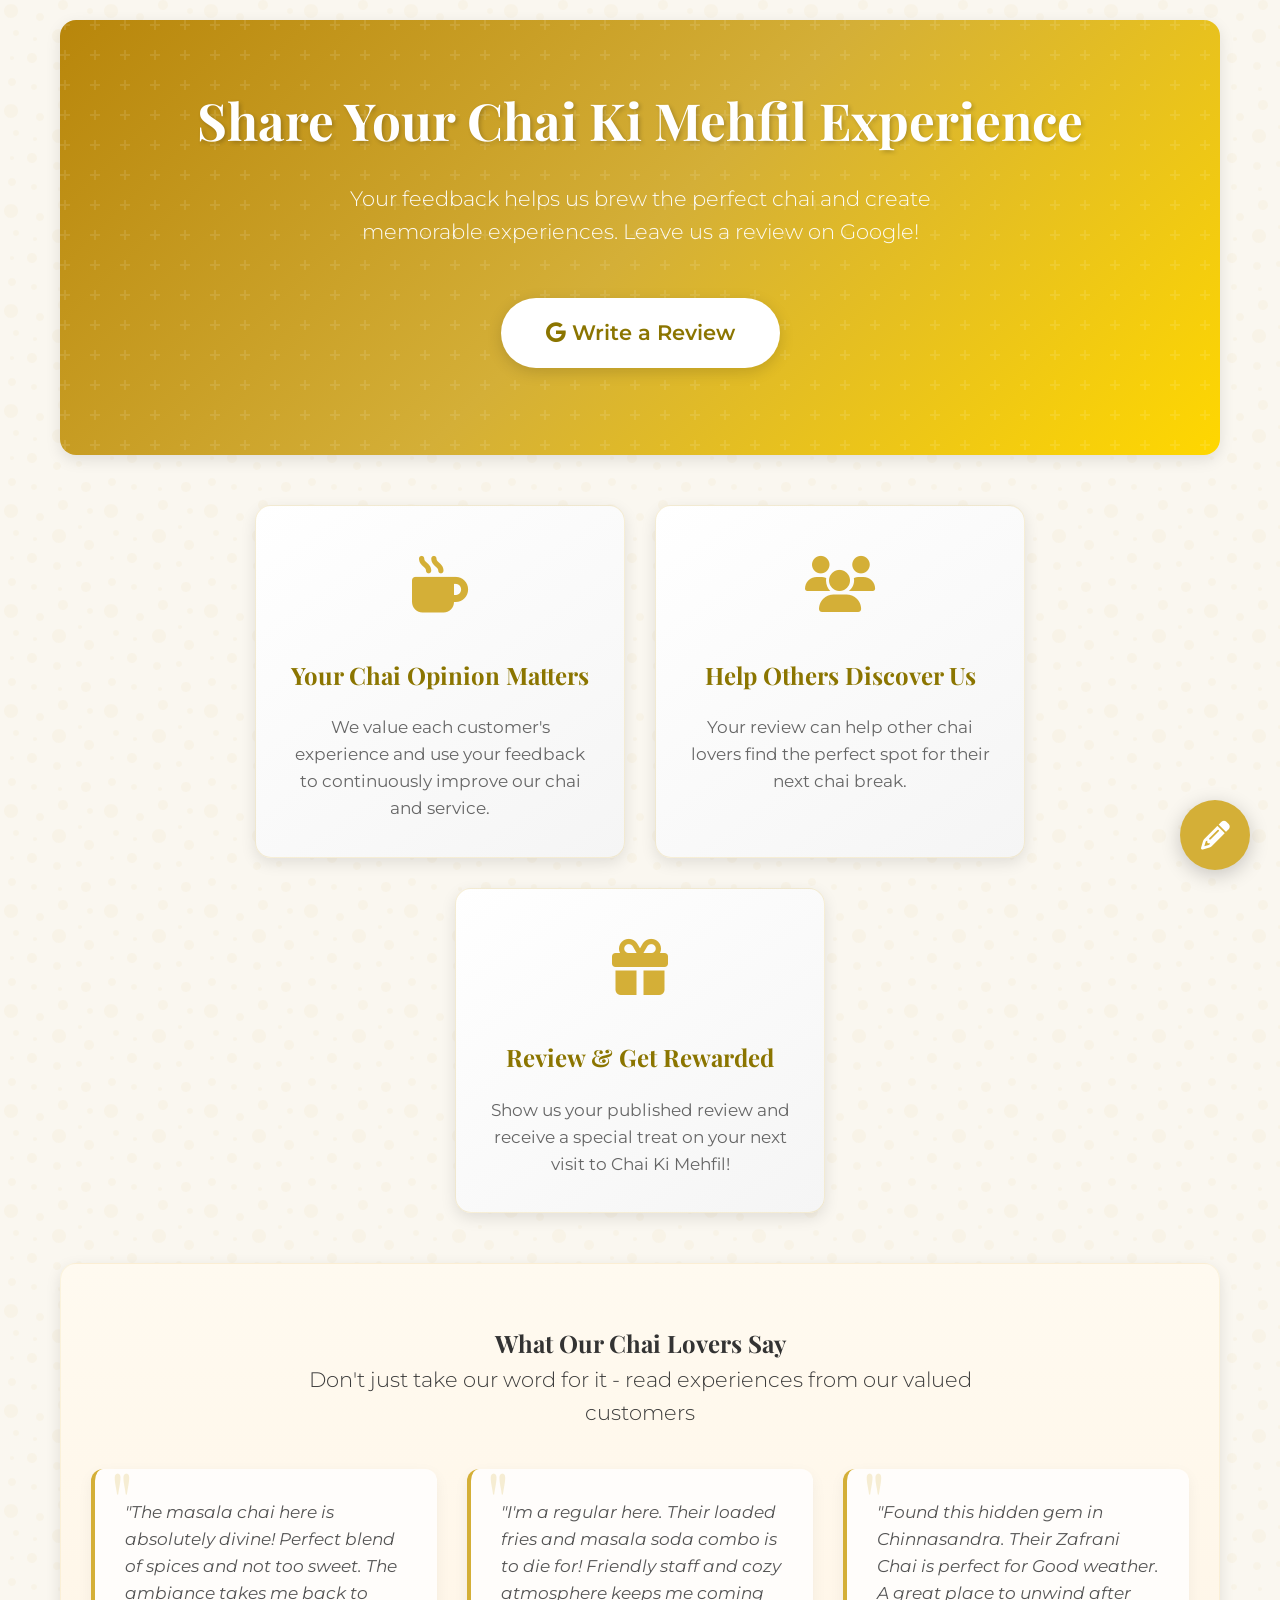
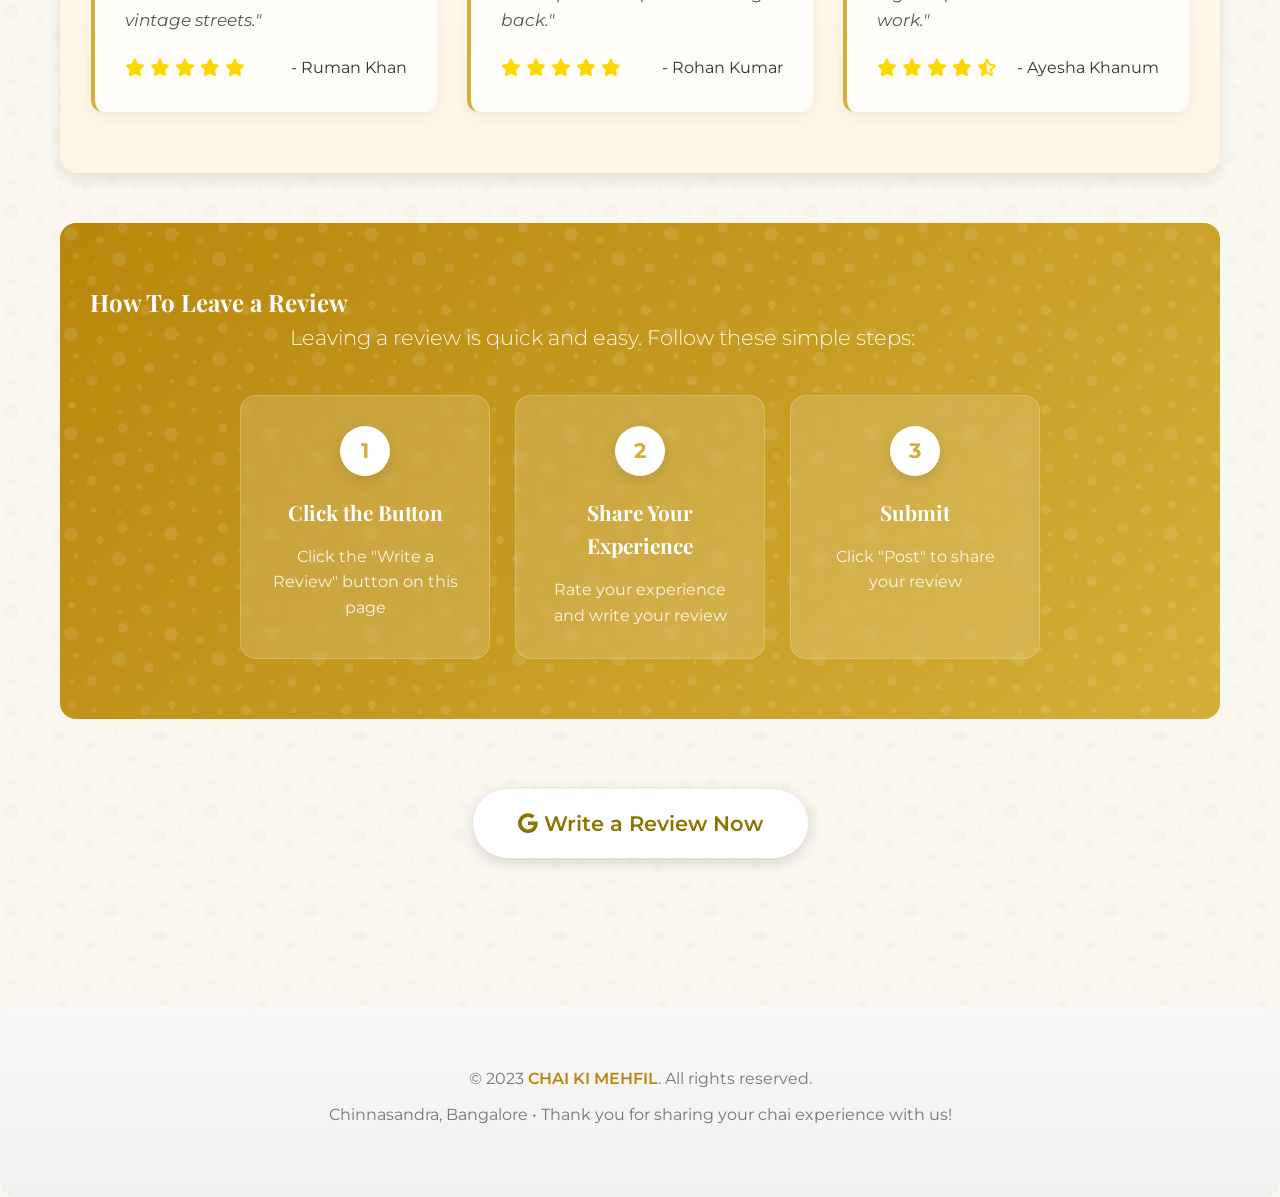
<file: review.html>
<!DOCTYPE html>
<html lang="en">
<head>
    <meta charset="UTF-8">
    <meta name="viewport" content="width=device-width, initial-scale=1.0">
    <title>Share Your Experience - CHAI KI MEHFIL Reviews</title>
    <link rel="stylesheet" href="https://cdnjs.cloudflare.com/ajax/libs/font-awesome/6.4.0/css/all.min.css">
    <link href="https://fonts.googleapis.com/css2?family=Playfair+Display:wght@400;600;700&family=Montserrat:wght@300;400;500;600&display=swap" rel="stylesheet">
    <style>
        :root {
            --gold-primary: #D4AF37;
            --gold-secondary: #FFD700;
            --gold-light: #F5F5DC;
            --gold-dark: #B8860B;
            --gold-darker: #8B7500;
            --text-dark: #333333;
            --text-light: #FFF;
            --shadow: 0 5px 15px rgba(0, 0, 0, 0.1);
            --transition: all 0.3s ease;
        }
        
        * {
            margin: 0;
            padding: 0;
            box-sizing: border-box;
            font-family: 'Montserrat', sans-serif;
        }
        
        body {
            background-color: #faf7f0;
            color: var(--text-dark);
            line-height: 1.6;
            background-image: url("data:image/svg+xml,%3Csvg width='100' height='100' viewBox='0 0 100 100' xmlns='http://www.w3.org/2000/svg'%3E%3Cpath d='M11 18c3.866 0 7-3.134 7-7s-3.134-7-7-7-7 3.134-7 7 3.134 7 7 7zm48 25c3.866 0 7-3.134 7-7s-3.134-7-7-7-7 3.134-7 7 3.134 7 7 7zm-43-7c1.657 0 3-1.343 3-3s-1.343-3-3-3-3 1.343-3 3 1.343 3 3 3zm63 31c1.657 0 3-1.343 3-3s-1.343-3-3-3-3 1.343-3 3 1.343 3 3 3zM34 90c1.657 0 3-1.343 3-3s-1.343-3-3-3-3 1.343-3 3 1.343 3 3 3zm56-76c1.657 0 3-1.343 3-3s-1.343-3-3-3-3 1.343-3 3 1.343 3 3 3zM12 86c2.21 0 4-1.79 4-4s-1.79-4-4-4-4 1.79-4 4 1.79 4 4 4zm28-65c2.21 0 4-1.79 4-4s-1.79-4-4-4-4 1.79-4 4 1.79 4 4 4zm23-11c2.76 0 5-2.24 5-5s-2.24-5-5-5-5 2.24-5 5 2.24 5 5 5zm-6 60c2.21 0 4-1.79 4-4s-1.79-4-4-4-4 1.79-4 4 1.79 4 4 4zm29 22c2.76 0 5-2.24 5-5s-2.24-5-5-5-5 2.24-5 5 2.24 5 5 5zM32 63c2.76 0 5-2.24 5-5s-2.24-5-5-5-5 2.24-5 5 2.24 5 5 5zm57-13c2.76 0 5-2.24 5-5s-2.24-5-5-5-5 2.24-5 5 2.24 5 5 5zm-9-21c1.105 0 2-.895 2-2s-.895-2-2-2-2 .895-2 2 .895 2 2 2zM60 91c1.105 0 2-.895 2-2s-.895-2-2-2-2 .895-2 2 .895 2 2 2zM35 41c1.105 0 2-.895 2-2s-.895-2-2-2-2 .895-2 2 .895 2 2 2zM12 60c1.105 0 2-.895 2-2s-.895-2-2-2-2 .895-2 2 .895 2 2 2z' fill='%23d4af37' fill-opacity='0.05' fill-rule='evenodd'/%3E%3C/svg%3E");
        }
        
        .container {
            max-width: 1200px;
            margin: 0 auto;
            padding: 20px;
        }
        
        header {
            text-align: center;
            padding: 60px 30px;
            background: linear-gradient(135deg, var(--gold-dark) 0%, var(--gold-primary) 50%, var(--gold-secondary) 100%);
            color: var(--text-light);
            border-radius: 16px;
            margin-bottom: 40px;
            box-shadow: var(--shadow);
            position: relative;
            overflow: hidden;
        }
        
        header::before {
            content: "";
            position: absolute;
            top: 0;
            left: 0;
            width: 100%;
            height: 100%;
            background-image: url("data:image/svg+xml,%3Csvg width='60' height='60' viewBox='0 0 60 60' xmlns='http://www.w3.org/2000/svg'%3E%3Cg fill='none' fill-rule='evenodd'%3E%3Cg fill='%23ffffff' fill-opacity='0.1'%3E%3Cpath d='M36 34v-4h-2v4h-4v2h4v4h2v-4h4v-2h-4zm0-30V0h-2v4h-4v2h4v4h2V6h4V4h-4zM6 34v-4H4v4H0v2h4v4h2v-4h4v-2H6zM6 4V0H4v4H0v2h4v4h2V6h4V4H6z'/%3E%3C/g%3E%3C/g%3E%3C/svg%3E");
            z-index: 0;
        }
        
        .header-content {
            position: relative;
            z-index: 1;
        }
        
        h1, h2, h3 {
            font-family: 'Playfair Display', serif;
            font-weight: 700;
        }
        
        h1 {
            font-size: 3.2rem;
            margin-bottom: 20px;
            text-shadow: 2px 2px 4px rgba(0, 0, 0, 0.2);
        }
        
        .subtitle {
            font-size: 1.3rem;
            opacity: 0.95;
            max-width: 700px;
            margin: 0 auto 30px;
            font-weight: 300;
        }
        
        .cta-button {
            display: inline-block;
            background: var(--text-light);
            color: var(--gold-darker);
            padding: 18px 45px;
            font-size: 1.3rem;
            font-weight: 600;
            text-decoration: none;
            border-radius: 50px;
            margin: 20px 0;
            transition: var(--transition);
            box-shadow: 0 4px 15px rgba(0, 0, 0, 0.15);
            position: relative;
            overflow: hidden;
            z-index: 1;
        }
        
        .cta-button::before {
            content: '';
            position: absolute;
            top: 0;
            left: 0;
            width: 0%;
            height: 100%;
            background: var(--gold-secondary);
            transition: var(--transition);
            z-index: -1;
        }
        
        .cta-button:hover {
            transform: translateY(-5px);
            box-shadow: 0 10px 25px rgba(0, 0, 0, 0.2);
            color: var(--text-light);
        }
        
        .cta-button:hover::before {
            width: 100%;
        }
        
        .features {
            display: flex;
            flex-wrap: wrap;
            justify-content: center;
            gap: 30px;
            margin: 50px 0;
        }
        
        .feature-card {
            background: linear-gradient(145deg, #ffffff, #f5f5f5);
            border-radius: 16px;
            padding: 35px 30px;
            width: 100%;
            max-width: 370px;
            text-align: center;
            box-shadow: var(--shadow);
            transition: var(--transition);
            border: 1px solid rgba(212, 175, 55, 0.2);
            position: relative;
            overflow: hidden;
        }
        
        .feature-card::after {
            content: '';
            position: absolute;
            bottom: 0;
            left: 0;
            width: 100%;
            height: 5px;
            background: linear-gradient(90deg, var(--gold-dark), var(--gold-primary), var(--gold-secondary));
            transform: scaleX(0);
            transform-origin: left;
            transition: transform 0.5s ease;
        }
        
        .feature-card:hover {
            transform: translateY(-10px);
            box-shadow: 0 15px 30px rgba(0, 0, 0, 0.1);
        }
        
        .feature-card:hover::after {
            transform: scaleX(1);
        }
        
        .feature-icon {
            font-size: 3.5rem;
            margin-bottom: 25px;
            color: var(--gold-primary);
            transition: var(--transition);
        }
        
        .feature-card:hover .feature-icon {
            transform: scale(1.1);
            color: var(--gold-dark);
        }
        
        .feature-title {
            font-size: 1.5rem;
            margin-bottom: 20px;
            color: var(--gold-darker);
        }
        
        .feature-card p {
            color: #666;
            font-size: 1.05rem;
        }
        
        .testimonials {
            background: linear-gradient(to bottom, #fffaf0, #fff5e6);
            padding: 60px 30px;
            border-radius: 16px;
            margin: 50px 0;
            text-align: center;
            box-shadow: var(--shadow);
            border: 1px solid rgba(212, 175, 55, 0.1);
        }
        
        .testimonial-grid {
            display: grid;
            grid-template-columns: repeat(auto-fit, minmax(300px, 1fr));
            gap: 30px;
            margin-top: 40px;
        }
        
        .testimonial-card {
            background: rgba(255, 255, 255, 0.8);
            padding: 30px;
            border-radius: 12px;
            text-align: left;
            box-shadow: 0 5px 15px rgba(0, 0, 0, 0.05);
            transition: var(--transition);
            position: relative;
            border-left: 4px solid var(--gold-primary);
        }
        
        .testimonial-card:hover {
            transform: translateY(-5px);
            box-shadow: 0 10px 25px rgba(0, 0, 0, 0.1);
        }
        
        .testimonial-card::before {
            content: '"';
            font-family: 'Playfair Display', serif;
            font-size: 5rem;
            position: absolute;
            top: -10px;
            left: 15px;
            color: rgba(212, 175, 55, 0.2);
            line-height: 1;
        }
        
        .testimonial-text {
            font-style: italic;
            margin-bottom: 20px;
            color: #555;
            font-size: 1.05rem;
            position: relative;
            z-index: 1;
        }
        
        .testimonial-author {
            display: flex;
            align-items: center;
            justify-content: space-between;
            flex-wrap: wrap;
        }
        
        .stars {
            color: var(--gold-secondary);
            margin-right: 10px;
            font-size: 1.1rem;
        }
        
        .instructions {
            background: linear-gradient(135deg, var(--gold-dark) 0%, var(--gold-primary) 100%);
            color: var(--text-light);
            padding: 60px 30px;
            border-radius: 16px;
            margin: 50px 0;
            position: relative;
            overflow: hidden;
        }
        
        .instructions::before {
            content: "";
            position: absolute;
            top: 0;
            left: 0;
            width: 100%;
            height: 100%;
            background-image: url("data:image/svg+xml,%3Csvg width='100' height='100' viewBox='0 0 100 100' xmlns='http://www.w3.org/2000/svg'%3E%3Cpath d='M11 18c3.866 0 7-3.134 7-7s-3.134-7-7-7-7 3.134-7 7 3.134 7 7 7zm48 25c3.866 0 7-3.134 7-7s-3.134-7-7-7-7 3.134-7 7 3.134 7 7 7zm-43-7c1.657 0 3-1.343 3-3s-1.343-3-3-3-3 1.343-3 3 1.343 3 3 3zm63 31c1.657 0 3-1.343 3-3s-1.343-3-3-3-3 1.343-3 3 1.343 3 3 3zM34 90c1.657 0 3-1.343 3-3s-1.343-3-3-3-3 1.343-3 3 1.343 3 3 3zm56-76c1.657 0 3-1.343 3-3s-1.343-3-3-3-3 1.343-3 3 1.343 3 3 3zM12 86c2.21 0 4-1.79 4-4s-1.79-4-4-4-4 1.79-4 4 1.79 4 4 4zm28-65c2.21 0 4-1.79 4-4s-1.79-4-4-4-4 1.79-4 4 1.79 4 4 4zm23-11c2.76 0 5-2.24 5-5s-2.24-5-5-5-5 2.24-5 5 2.24 5 5 5zm-6 60c2.21 0 4-1.79 4-4s-1.79-4-4-4-4 1.79-4 4 1.79 4 4 4zm29 22c2.76 0 5-2.24 5-5s-2.24-5-5-5-5 2.24-5 5 2.24 5 5 5zM32 63c2.76 0 5-2.24 5-5s-2.24-5-5-5-5 2.24-5 5 2.24 5 5 5zm57-13c2.76 0 5-2.24 5-5s-2.24-5-5-5-5 2.24-5 5 2.24 5 5 5zm-9-21c1.105 0 2-.895 2-2s-.895-2-2-2-2 .895-2 2 .895 2 2 2zM60 91c1.105 0 2-.895 2-2s-.895-2-2-2-2 .895-2 2 .895 2 2 2zM35 41c1.105 0 2-.895 2-2s-.895-2-2-2-2 .895-2 2 .895 2 2 2zM12 60c1.105 0 2-.895 2-2s-.895-2-2-2-2 .895-2 2 .895 2 2 2z' fill='%23ffffff' fill-opacity='0.1' fill-rule='evenodd'/%3E%3C/svg%3E");
            z-index: 0;
        }
        
        .instructions-content {
            position: relative;
            z-index: 1;
        }
        
        .steps {
            display: flex;
            flex-wrap: wrap;
            justify-content: center;
            gap: 25px;
            margin-top: 40px;
        }
        
        .step {
            background: rgba(255, 255, 255, 0.15);
            backdrop-filter: blur(5px);
            padding: 30px 25px;
            border-radius: 16px;
            width: 100%;
            max-width: 250px;
            text-align: center;
            transition: var(--transition);
            border: 1px solid rgba(255, 255, 255, 0.2);
        }
        
        .step:hover {
            transform: translateY(-5px);
            background: rgba(255, 255, 255, 0.25);
        }
        
        .step-number {
            background: var(--text-light);
            color: var(--gold-primary);
            width: 50px;
            height: 50px;
            border-radius: 50%;
            display: flex;
            align-items: center;
            justify-content: center;
            margin: 0 auto 20px;
            font-weight: bold;
            font-size: 1.3rem;
            box-shadow: 0 5px 15px rgba(0, 0, 0, 0.1);
            transition: var(--transition);
        }
        
        .step:hover .step-number {
            transform: scale(1.1);
            background: var(--gold-secondary);
            color: var(--text-light);
        }
        
        .step h3 {
            margin-bottom: 15px;
            font-size: 1.3rem;
        }
        
        .step p {
            font-size: 1rem;
            opacity: 0.9;
        }
        
        .floating-review-btn {
            position: fixed;
            bottom: 30px;
            right: 30px;
            background: var(--gold-primary);
            color: white;
            width: 70px;
            height: 70px;
            border-radius: 50%;
            display: flex;
            align-items: center;
            justify-content: center;
            box-shadow: 0 5px 20px rgba(0, 0, 0, 0.2);
            z-index: 1000;
            transition: var(--transition);
            text-decoration: none;
            font-size: 1.8rem;
            animation: pulse 2s infinite;
        }
        
        .floating-review-btn:hover {
            transform: scale(1.1) rotate(10deg);
            box-shadow: 0 8px 25px rgba(0, 0, 0, 0.3);
        }
        
        @keyframes pulse {
            0% {
                box-shadow: 0 0 0 0 rgba(212, 175, 55, 0.7);
            }
            70% {
                box-shadow: 0 0 0 15px rgba(212, 175, 55, 0);
            }
            100% {
                box-shadow: 0 0 0 0 rgba(212, 175, 55, 0);
            }
        }
        
        footer {
            text-align: center;
            padding: 40px 0;
            color: #777;
            font-size: 1rem;
            background: linear-gradient(to bottom, #f8f8f8, #f0f0f0);
            border-radius: 16px;
            margin-top: 50px;
        }
        
        footer p {
            margin-bottom: 10px;
        }
        
        .cafe-name {
            color: var(--gold-dark);
            font-weight: 600;
        }
        
        @media (max-width: 768px) {
            h1 {
                font-size: 2.5rem;
            }
            
            .subtitle {
                font-size: 1.1rem;
            }
            
            .cta-button {
                padding: 16px 35px;
                font-size: 1.1rem;
            }
            
            .feature-card, .testimonial-card, .step {
                max-width: 100%;
            }
            
            .floating-review-btn {
                bottom: 20px;
                right: 20px;
                width: 60px;
                height: 60px;
                font-size: 1.5rem;
            }
        }
    </style>
</head>
<body>
    <div class="container">
        <header>
            <div class="header-content">
                <h1>Share Your Chai Ki Mehfil Experience</h1>
                <p class="subtitle">Your feedback helps us brew the perfect chai and create memorable experiences. Leave us a review on Google!</p>
                <a href="https://g.page/r/CQY3vHSDW8CMEAE/review" class="cta-button" target="_blank" id="mainCta">
                    <i class="fab fa-google"></i> Write a Review
                </a>
            </div>
        </header>
        
        <div class="features">
            <div class="feature-card">
                <div class="feature-icon">
                    <i class="fas fa-mug-hot"></i>
                </div>
                <h3 class="feature-title">Your Chai Opinion Matters</h3>
                <p>We value each customer's experience and use your feedback to continuously improve our chai and service.</p>
            </div>
            
            <div class="feature-card">
                <div class="feature-icon">
                    <i class="fas fa-users"></i>
                </div>
                <h3 class="feature-title">Help Others Discover Us</h3>
                <p>Your review can help other chai lovers find the perfect spot for their next chai break.</p>
            </div>
            
            <div class="feature-card">
                <div class="feature-icon">
                    <i class="fas fa-gift"></i>
                </div>
                <h3 class="feature-title">Review & Get Rewarded</h3>
                <p>Show us your published review and receive a special treat on your next visit to Chai Ki Mehfil!</p>
            </div>
        </div>
        
        <div class="testimonials">
            <h2>What Our Chai Lovers Say</h2>
            <p class="subtitle">Don't just take our word for it - read experiences from our valued customers</p>
            
            <div class="testimonial-grid">
                <div class="testimonial-card">
                    <p class="testimonial-text">"The masala chai here is absolutely divine! Perfect blend of spices and not too sweet. The ambiance takes me back to vintage streets."</p>
                    <div class="testimonial-author">
                        <div class="stars">
                            <i class="fas fa-star"></i>
                            <i class="fas fa-star"></i>
                            <i class="fas fa-star"></i>
                            <i class="fas fa-star"></i>
                            <i class="fas fa-star"></i>
                        </div>
                        <span>- Ruman Khan</span>
                    </div>
                </div>
                
                <div class="testimonial-card">
                    <p class="testimonial-text">"I'm a regular here. Their loaded fries and masala soda combo is to die for! Friendly staff and cozy atmosphere keeps me coming back."</p>
                    <div class="testimonial-author">
                        <div class="stars">
                            <i class="fas fa-star"></i>
                            <i class="fas fa-star"></i>
                            <i class="fas fa-star"></i>
                            <i class="fas fa-star"></i>
                            <i class="fas fa-star"></i>
                        </div>
                        <span>- Rohan Kumar</span>
                    </div>
                </div>
                
                <div class="testimonial-card">
                    <p class="testimonial-text">"Found this hidden gem in Chinnasandra. Their Zafrani Chai is perfect for Good weather. A great place to unwind after work."</p>
                    <div class="testimonial-author">
                        <div class="stars">
                            <i class="fas fa-star"></i>
                            <i class="fas fa-star"></i>
                            <i class="fas fa-star"></i>
                            <i class="fas fa-star"></i>
                            <i class="fas fa-star-half-alt"></i>
                        </div>
                        <span>- Ayesha Khanum</span>
                    </div>
                </div>
            </div>
        </div>
        
        <div class="instructions">
            <div class="instructions-content">
                <h2>How To Leave a Review</h2>
                <p class="subtitle">Leaving a review is quick and easy. Follow these simple steps:</p>
                
                <div class="steps">
                    <div class="step">
                        <div class="step-number">1</div>
                        <h3>Click the Button</h3>
                        <p>Click the "Write a Review" button on this page</p>
                    </div>
                    
            
                    
                    <div class="step">
                        <div class="step-number">2</div>
                        <h3>Share Your Experience</h3>
                        <p>Rate your experience and write your review</p>
                    </div>
                    
                    <div class="step">
                        <div class="step-number">3</div>
                        <h3>Submit</h3>
                        <p>Click "Post" to share your review</p>
                    </div>
                </div>
            </div>
        </div>
        
        <div style="text-align: center; margin: 50px 0;">
            <a href="https://g.page/r/CQY3vHSDW8CMEAE/review" class="cta-button" target="_blank">
                <i class="fab fa-google"></i> Write a Review Now
            </a>
        </div>
    </div>
    
    <a href="https://g.page/r/CQY3vHSDW8CMEAE/review" class="floating-review-btn" target="_blank">
        <i class="fas fa-pencil-alt"></i>
    </a>
    
    <footer>
        <div class="container">
            <p>© 2023 <span class="cafe-name">CHAI KI MEHFIL</span>. All rights reserved.</p>
            <p>Chinnasandra, Bangalore • Thank you for sharing your chai experience with us!</p>
        </div>
    </footer>

    <script>
        document.addEventListener('DOMContentLoaded', function() {
            // Add animation to main CTA button
            const mainCta = document.getElementById('mainCta');
            
            setInterval(() => {
                mainCta.style.transform = 'translateY(-8px)';
                setTimeout(() => {
                    mainCta.style.transform = 'translateY(-5px)';
                }, 300);
            }, 3000);
            
            // Animate elements on scroll
            const animatedElements = document.querySelectorAll('.feature-card, .testimonial-card, .step');
            
            function checkScroll() {
                animatedElements.forEach(element => {
                    const elementPosition = element.getBoundingClientRect().top;
                    const screenPosition = window.innerHeight / 1.3;
                    
                    if (elementPosition < screenPosition) {
                        element.style.opacity = 1;
                        element.style.transform = 'translateY(0)';
                    }
                });
            }
            
            // Set initial state for animation
            animatedElements.forEach(element => {
                element.style.opacity = 0;
                element.style.transform = 'translateY(20px)';
                element.style.transition = 'opacity 0.5s ease, transform 0.5s ease';
            });
            
            window.addEventListener('scroll', checkScroll);
            checkScroll(); // Check on load
        });
    </script>
</body>
</html>
</file>
